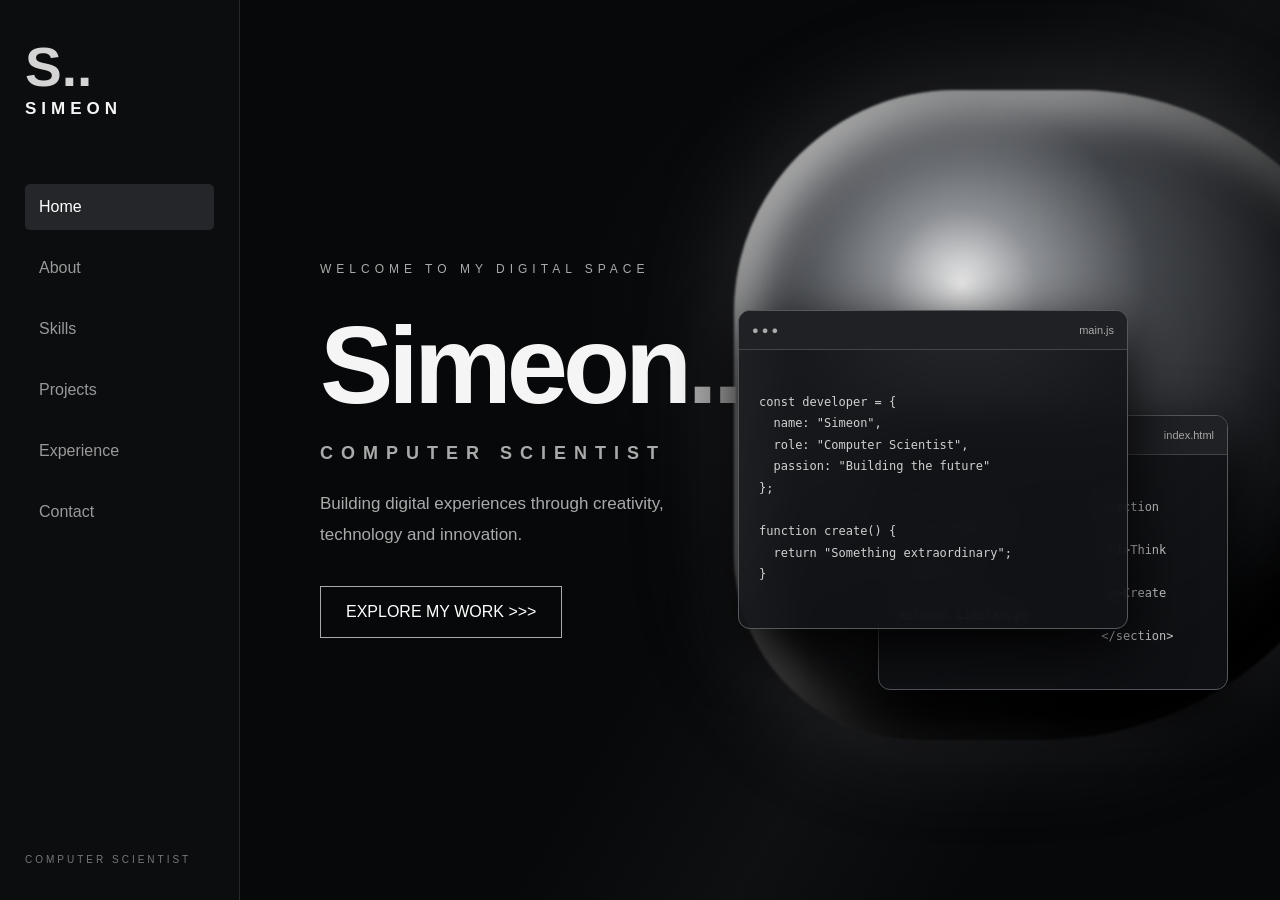
<file: Simeon's Portfolio/index.html>
<!DOCTYPE html>
<html lang="en">
<head>
    <meta charset="UTF-8">
    <meta name="viewport" content="width=device-width, initial-scale=1.0">
    <title>Simeon | Software Enginner</title>
    <link rel="stylesheet" href="style.css">
</head>
<body>
    <aside class="sidebar">
        <div class="logo">S..</div>
        <h2>SIMEON</h2>
        <nav>
            <a href="index.html" class="active">Home</a>
            <a href="about.html">About</a>
            <a href="skills.html">Skills</a>
            <a href="projects.html">Projects</a>
            <a href="experience.html">Experience</a>
            <a href="contact.html">Contact</a>
        </nav>
        <div class="sidebar-footer">
            COMPUTER SCIENTIST
        </div>
    </aside>
    <main class="main-content">
        <section class="hero">
            <p class="intro">WELCOME TO MY DIGITAL SPACE</p>
            <h1>
                Simeon<span>..</span>
            </h1>
            <h2>COMPUTER SCIENTIST</h2>
            <p class="description">
                Building digital experiences through creativity, <br> technology and innovation.
            </p>
            <a href="projects.html" class="explore">
                EXPLORE MY WORK >>>
            </a>
            <div class="code-visual">
                <div class="code-panel panel-one">
                    <div class="panel-heading">
                        <span>● ● ●</span>
                        <span>main.js</span>
                    </div>

                    <pre><code>
const developer = {
  name: "Simeon",
  role: "Computer Scientist",
  passion: "Building the future"
};

function create() {
  return "Something extraordinary";
}
                    </code></pre>
                    </div>
                     <div class="code-panel panel-two">
                        <div class="panel-heading">
                            <span>● ● ●</span>
                            <span>index.html</span>
                        </div>

                        <pre><code>
                            &lt;section class="future"&gt;
                            &lt;h1&gt;Think Beyond&lt;/h1&gt;
                            &lt;p&gt;Create Without Limits&lt;/p&gt;
                            &lt;/section&gt;
                        </code></pre>
                    </div>
                </div>
            </div>
        </section>
    </main>
</body>
</html>
</file>
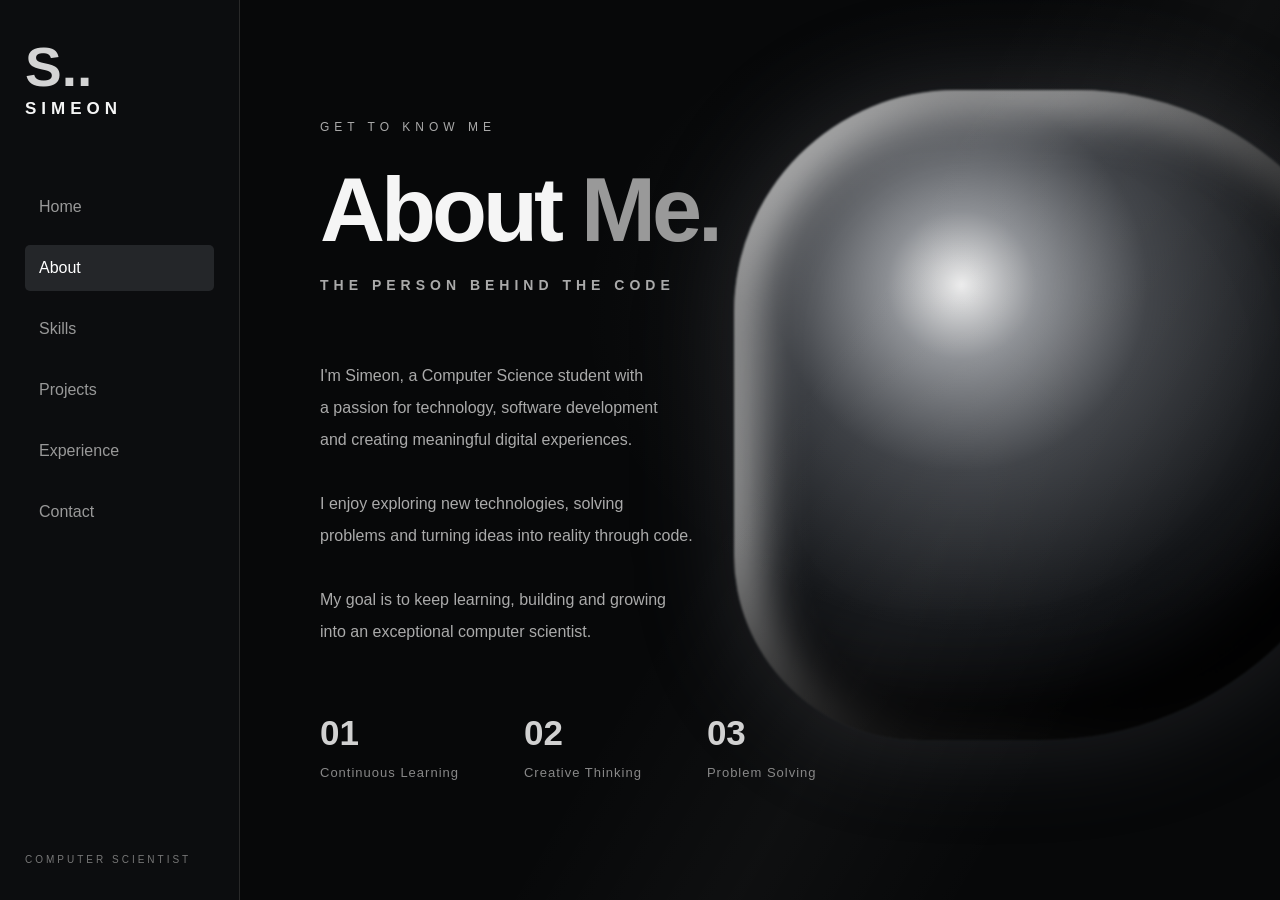
<file: Simeon's Portfolio/about.html>
<!DOCTYPE html>
<html lang="en">
<head>
    <meta charset="UTF-8">
    <meta name="viewport" content="width=device-width, initial-scale=1.0">
    <title>About | Simeon</title>
    <link rel="stylesheet" href="style.css">
</head>
<body>
    <aside class="sidebar">
        <div class="logo">S..</div>
        <h2>SIMEON</h2>
        <nav>
            <a href="index.html">Home</a>
            <a href="about.html" class="active">About</a>
            <a href="skills.html">Skills</a>
            <a href="projects.html">Projects</a>
            <a href="experience.html">Experience</a>
            <a href="contact.html">Contact</a>
        </nav>
        <div class="sidebar-footer">
            COMPUTER SCIENTIST
        </div>
    </aside>
    <main class="main-content">
        <section class="about-section">
            <p class="intro">GET TO KNOW ME</p>
            <h1>About <span>Me.</span></h1>
            <h2>THE PERSON BEHIND THE CODE</h2>
            <p class="about-description">
                I'm Simeon, a Computer Science student with
                a passion for technology, software development
                and creating meaningful digital experiences.

                I enjoy exploring new technologies, solving
                problems and turning ideas into reality through code.

                My goal is to keep learning, building and growing
                into an exceptional computer scientist.
            </p>
            <div class="about-details">
                <div>
                    <h3>01</h3>
                    <p>Continuous Learning</p>
                </div>
                <div>
                    <h3>02</h3>
                    <p>Creative Thinking</p>
                </div>
                <div>
                    <h3>03</h3>
                    <p>Problem Solving</p>
                </div>
            </div>
        </section>
    </main>
</body>
</html>
</file>
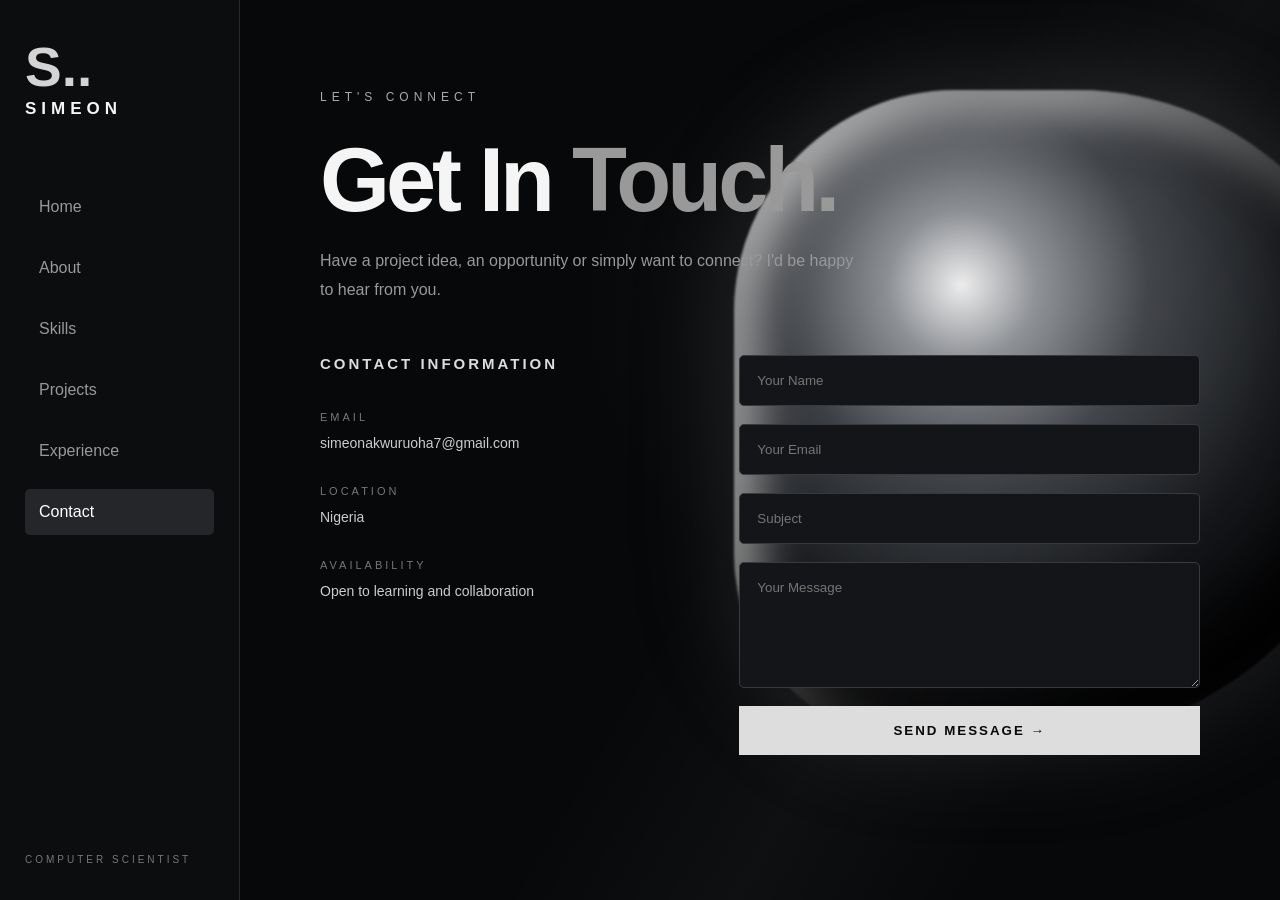
<file: Simeon's Portfolio/contact.html>
<!DOCTYPE html>
<html lang="en">
<head>
    <meta charset="UTF-8">
    <meta name="viewport" content="width=device-width, initial-scale=1.0">
    <title>Contact | Simeon</title>
    <link rel="stylesheet" href="style.css">
</head>
<body>
    <aside class="sidebar">
        <div class="logo">S..</div>
        <h2>SIMEON</h2>
        <nav>
            <a href="index.html">Home</a>
            <a href="about.html">About</a>
            <a href="skills.html">Skills</a>
            <a href="projects.html">Projects</a>
            <a href="experience.html">Experience</a>
            <a href="contact.html" class="active">Contact</a>
        </nav>
        <div class="sidebar-footer">COMPUTER SCIENTIST</div>
    </aside>
    <main class="main-content">
        <section class="contact-section">
            <p class="intro">LET'S CONNECT</p>
            <h1>Get In <span>Touch.</span></h1>
            <p class="contact-description">
                Have a project idea, an opportunity or simply
                want to connect? I'd be happy to hear from you.
            </p>
            <div class="contact-container">
                <div class="contact-info">
                    <h2>CONTACT INFORMATION</h2>
                    <div class="contact-item">
                        <span>EMAIL</span>
                        <p>simeonakwuruoha7@gmail.com</p>
                    </div>
                    <div class="contact-item">
                        <span>LOCATION</span>
                        <p>Nigeria</p>
                    </div>
                    <div class="contact-item">
                        <span>AVAILABILITY</span>
                        <p>Open to learning and collaboration</p>
                    </div>
                </div>
                <form class="contact-form">
                    <input
                        type="text"
                        placeholder="Your Name"
                        required
                    >
                    <input
                        type="email"
                        placeholder="Your Email"
                        required
                    >
                    <input
                        type="text"
                        placeholder="Subject"
                        required
                    >
                    <textarea
                        placeholder="Your Message"
                        rows="6"
                        required
                    ></textarea>
                    <button type="submit">
                        SEND MESSAGE →
                    </button>
                </form>
            </div>
        </section>
    </main>
</body>
</html>
</file>
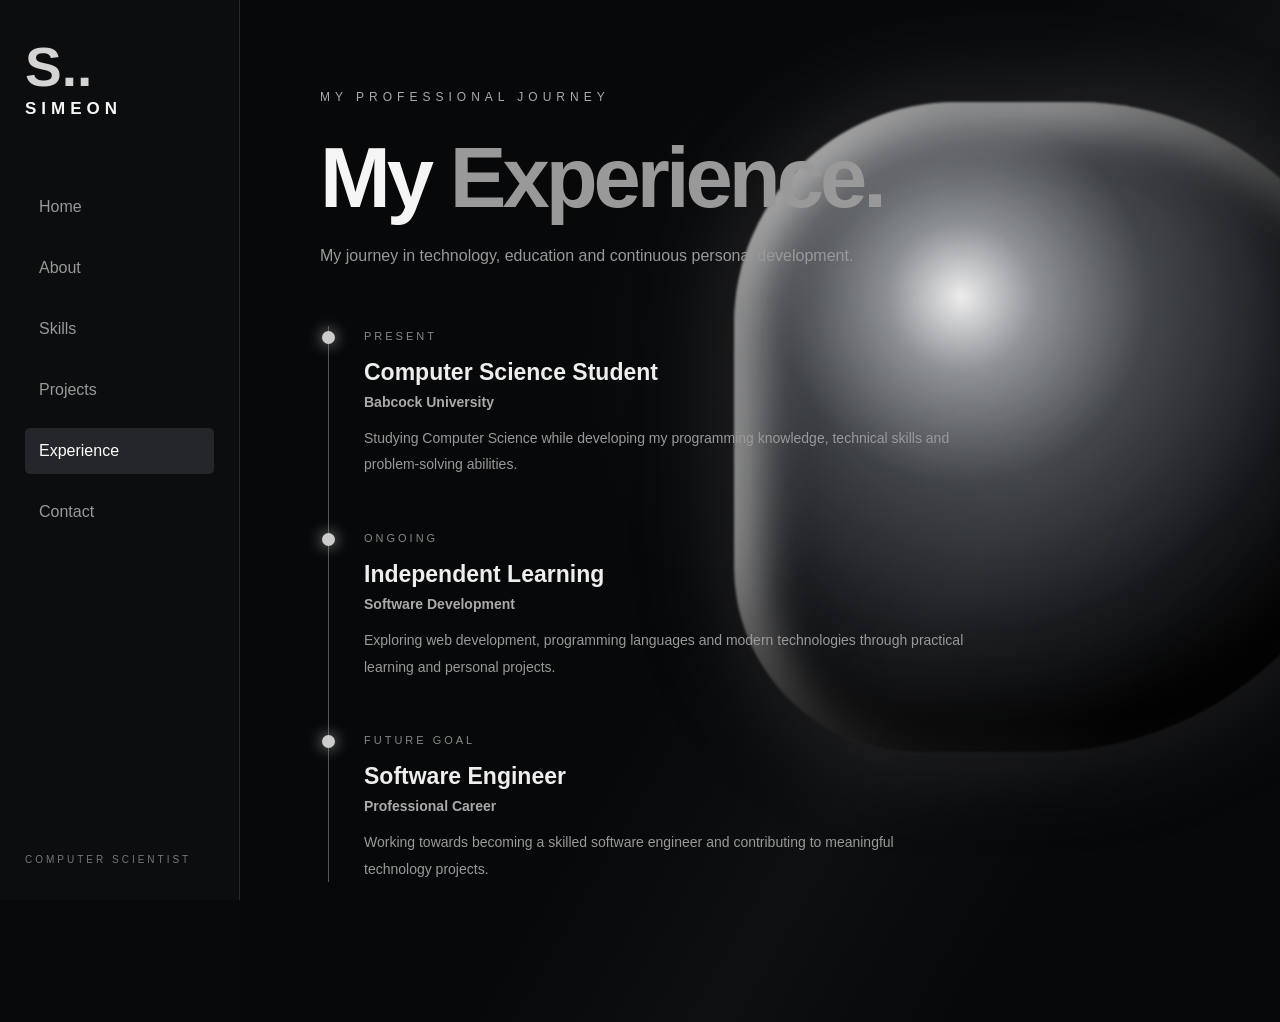
<file: Simeon's Portfolio/experience.html>
<!DOCTYPE html>
<html lang="en">
<head>
    <meta charset="UTF-8">
    <meta name="viewport" content="width=device-width, initial-scale=1.0">
    <title>Experience | Simeon</title>
    <link rel="stylesheet" href="style.css">
</head>
<body>
    <aside class="sidebar">
        <div class="logo">S..</div>
        <h2>SIMEON</h2>
        <nav>
            <a href="index.html">Home</a>
            <a href="about.html">About</a>
            <a href="skills.html">Skills</a>
            <a href="projects.html">Projects</a>
            <a href="experience.html" class="active">Experience</a>
            <a href="contact.html">Contact</a>
        </nav>
        <div class="sidebar-footer">
            COMPUTER SCIENTIST
        </div>
    </aside>
    <main class="main-content">
        <section class="experience-section">
            <p class="intro">MY PROFESSIONAL JOURNEY</p>
            <h1>My <span>Experience.</span></h1>
            <p class="experience-description">
                My journey in technology, education and
                continuous personal development.
            </p>
            <div class="timeline">
                <div class="timeline-item">
                    <div class="timeline-dot"></div>
                    <div class="timeline-content">
                        <span class="timeline-date">PRESENT</span>
                        <h2>Computer Science Student</h2>
                        <h3>Babcock University</h3>
                        <p>
                            Studying Computer Science while
                            developing my programming knowledge,
                            technical skills and problem-solving abilities.
                        </p>
                    </div>
                </div>
                <div class="timeline-item">
                    <div class="timeline-dot"></div>
                    <div class="timeline-content">
                        <span class="timeline-date">ONGOING</span>
                        <h2>Independent Learning</h2>
                        <h3>Software Development</h3>
                        <p>
                            Exploring web development, programming
                            languages and modern technologies through
                            practical learning and personal projects.
                        </p>
                    </div>
                </div>
                <div class="timeline-item">
                    <div class="timeline-dot"></div>
                    <div class="timeline-content">
                        <span class="timeline-date">FUTURE GOAL</span>
                        <h2>Software Engineer</h2>
                        <h3>Professional Career</h3>
                        <p>
                            Working towards becoming a skilled
                            software engineer and contributing to
                            meaningful technology projects.
                        </p>
                    </div>
                </div>
            </div>
        </section>
    </main>
</body>
</html>
</file>
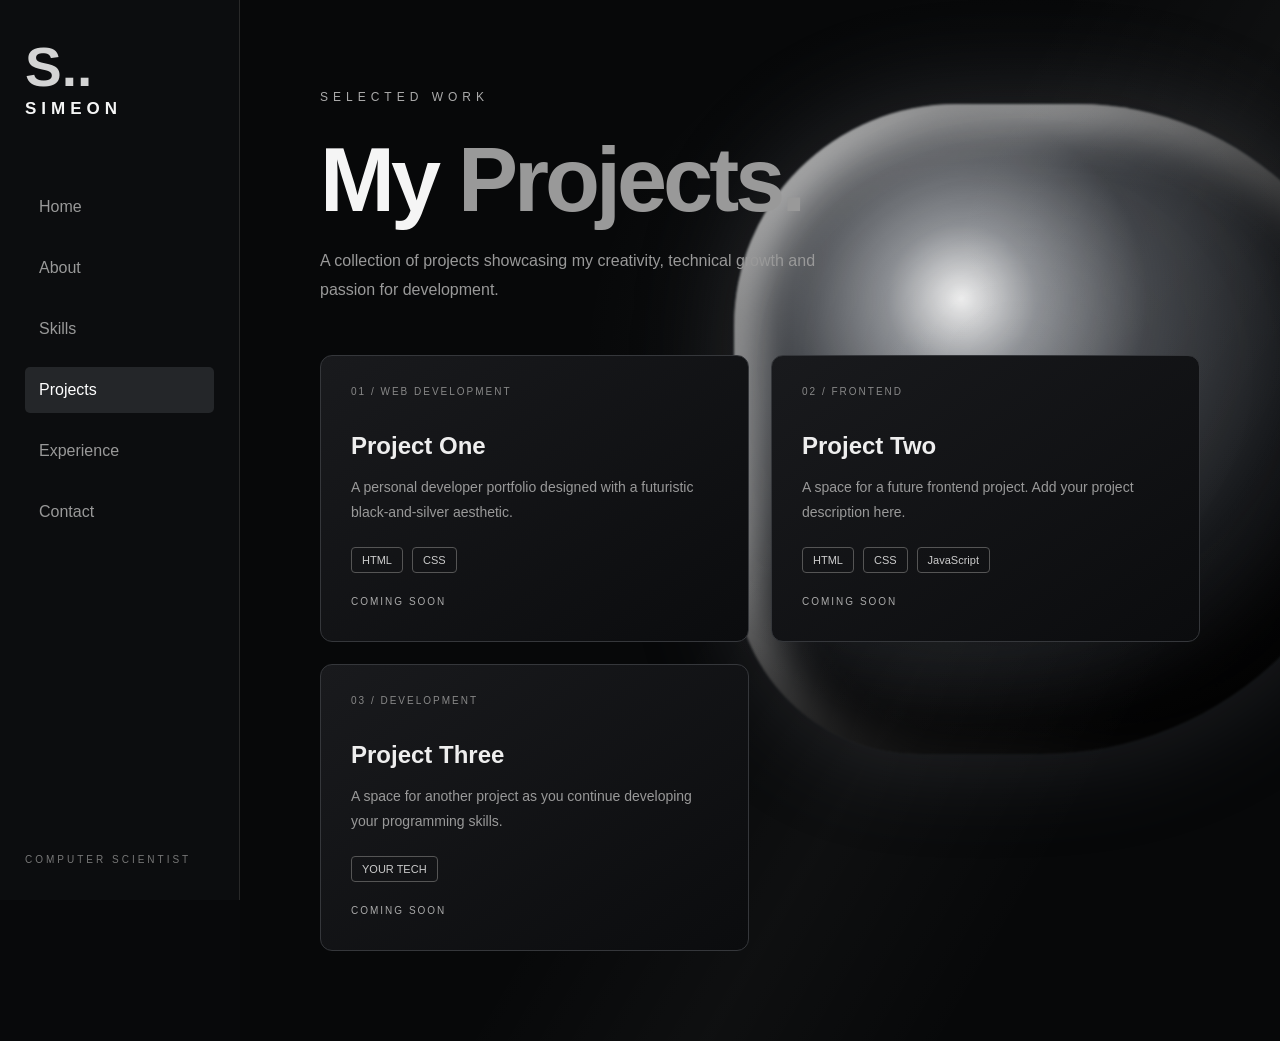
<file: Simeon's Portfolio/projects.html>
<!DOCTYPE html>
<html lang="en">
<head>
    <meta charset="UTF-8">
    <meta name="viewport" content="width=device-width, initial-scale=1.0">
    <title>Projects | Simeon</title>
    <link rel="stylesheet" href="style.css">
</head>
<body>
    <aside class="sidebar">
        <div class="logo">S..</div>
        <h2>SIMEON</h2>
        <nav>
            <a href="index.html">Home</a>
            <a href="about.html">About</a>
            <a href="skills.html">Skills</a>
            <a href="projects.html" class="active">Projects</a>
            <a href="experience.html">Experience</a>
            <a href="contact.html">Contact</a>
        </nav>
        <div class="sidebar-footer">COMPUTER SCIENTIST</div>
    </aside>
    <main class="main-content">
        <section class="projects-section">
            <p class="intro">SELECTED WORK</p>
            <h1>My <span>Projects.</span></h1>
            <p class="projects-description">
                A collection of projects showcasing my creativity,
                technical growth and passion for development.
            </p>
            <div class="projects-grid">
                <div class="project-card">
                    <div class="project-number">01 / WEB DEVELOPMENT</div>
                    <h2>Project One</h2>
                    <p>
                        A personal developer portfolio designed
                        with a futuristic black-and-silver aesthetic.
                    </p>
                    <div class="project-tech">
                        <span>HTML</span>
                        <span>CSS</span>
                    </div>
                    <p class="project-status">COMING SOON</p>
                </div>
                <div class="project-card">
                    <div class="project-number">02 / FRONTEND</div>
                    <h2>Project Two</h2>
                    <p>
                        A space for a future frontend project.
                        Add your project description here.
                    </p>
                    <div class="project-tech">
                        <span>HTML</span>
                        <span>CSS</span>
                        <span>JavaScript</span>
                    </div>
                    <p class="project-status">COMING SOON</p>
                </div>
                <div class="project-card">
                    <div class="project-number">03 / DEVELOPMENT</div>
                    <h2>Project Three</h2>
                    <p>
                        A space for another project as you
                        continue developing your programming skills.
                    </p>
                    <div class="project-tech">
                        <span>YOUR TECH</span>
                    </div>
                    <p class="project-status">COMING SOON</p>
                </div>
            </div>
        </section>
    </main>
</body>
</html>
</file>
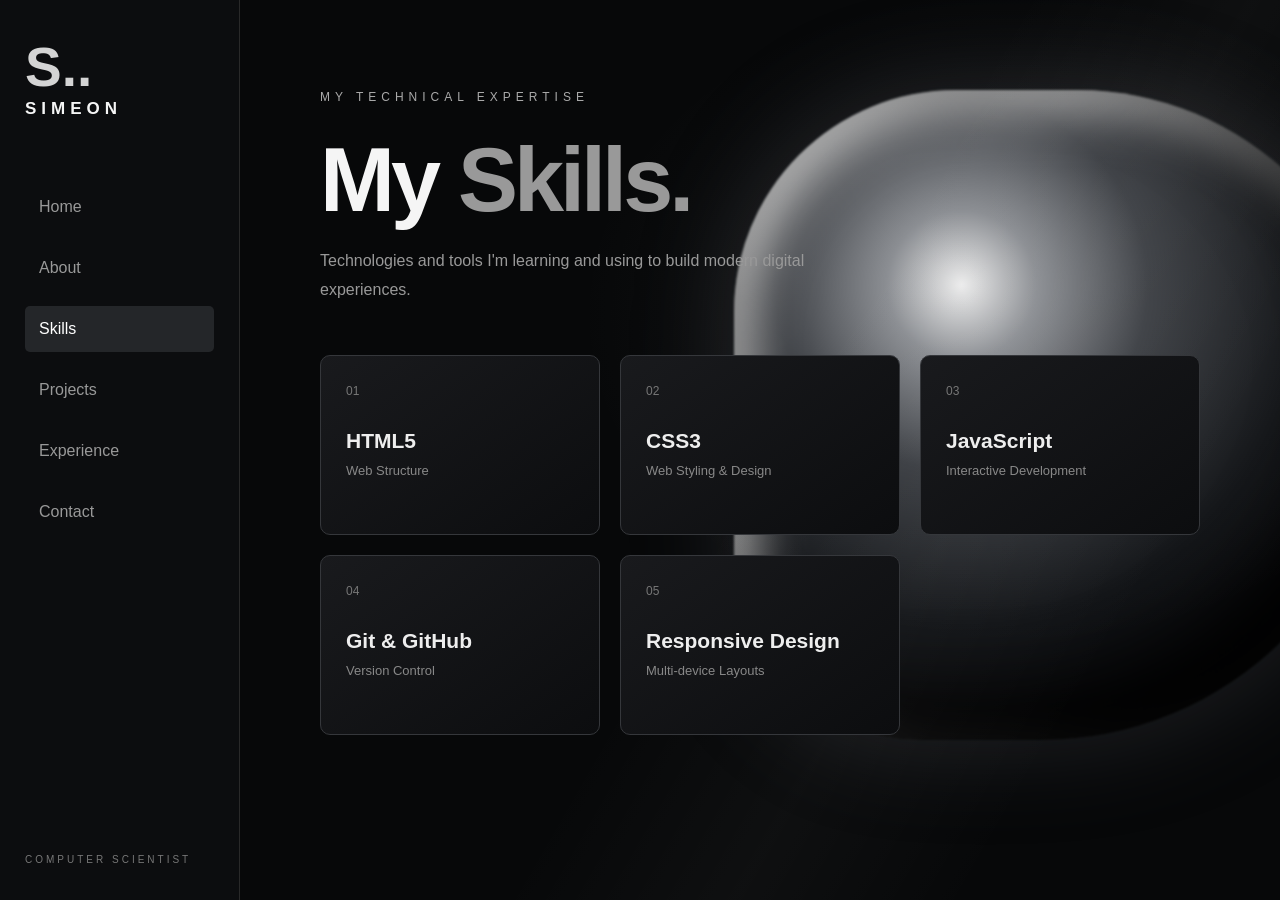
<file: Simeon's Portfolio/skills.html>
<!DOCTYPE html>
<html lang="en">
<head>
    <meta charset="UTF-8">
    <meta name="viewport" content="width=device-width, initial-scale=1.0">
    <title>Skills | Simeon</title>
    <link rel="stylesheet" href="style.css">
</head>
<body>
    <aside class="sidebar">
        <div class="logo">S..</div>
        <h2>SIMEON</h2>
        <nav>
            <a href="index.html">Home</a>
            <a href="about.html">About</a>
            <a href="skills.html" class="active">Skills</a>
            <a href="projects.html">Projects</a>
            <a href="experience.html">Experience</a>
            <a href="contact.html">Contact</a>
        </nav>
        <div class="sidebar-footer">COMPUTER SCIENTIST</div>
    </aside>
    <main class="main-content">
        <section class="skills-section">
            <p class="intro">MY TECHNICAL EXPERTISE</p>
            <h1>My <span>Skills.</span></h1>
            <p class="skills-description">
                Technologies and tools I'm learning and using
                to build modern digital experiences.
            </p>
            <div class="skills-grid">
                <div class="skill-card">
                    <span>01</span>
                    <h2>HTML5</h2>
                    <p>Web Structure</p>
                </div>
                <div class="skill-card">
                    <span>02</span>
                    <h2>CSS3</h2>
                    <p>Web Styling & Design</p>
                </div>
                <div class="skill-card">
                    <span>03</span>
                    <h2>JavaScript</h2>
                    <p>Interactive Development</p>
                </div>
                <div class="skill-card">
                    <span>04</span>
                    <h2>Git & GitHub</h2>
                    <p>Version Control</p>
                </div>
                <div class="skill-card">
                    <span>05</span>
                    <h2>Responsive Design</h2>
                    <p>Multi-device Layouts</p>
                </div>
            </div>
        </section>
    </main>
</body>
</html>
</file>
<file: Simeon's Portfolio/style.css>
*{
    margin: 0;
    padding: 0;
    box-sizing: border-box;
}
body{
    background: #08090b;
    color: #f5f5f5;
    font-family: Arial, Helvetica, sans-serif;
}
/* LEFT SIDEBAR */
.sidebar{
    position: fixed;
    top: 0;
    left: 0;
    width: 240px;
    height: 100vh;
    background: #0c0d0f;
    border-right: 1px solid #292929;
    padding: 35px 25px;
}
.logo {
    font-size: 55px;
    color: #d4d4d4;
    font-weight: bold;
}
.sidebar h2 {
    font-size: 17px;
    letter-spacing: 5px;
    margin-bottom: 65px;
}
/* VERTICAL NAVIGATION */
nav {
    display: flex;
    flex-direction: column;
    gap: 15px;
}
nav a {
    text-decoration: none;
    color: #999;
    padding: 14px;
    border-radius: 5px;
    transition: 0.3s;
}
nav a:hover,
nav a.active {
    background: #242629;
    color: #fff;
}
.sidebar-footer {
    position: absolute;
    bottom: 35px;
    font-size: 10px;
    letter-spacing: 3px;
    color: #777;
}
/* HOMEPAGE */
.main-content {
    margin-left: 240px;
    min-height: 100vh;
    background:
        radial-gradient(ellipse at 75% 45%,
        #35383d 0%, transparent 40%),
        radial-gradient(ellipse at 90% 90%,
        #20242b 0%, transparent 45%),
        #08090b;
}
.hero {
    min-height: 100vh;
    display: flex;
    flex-direction: column;
    justify-content: center;
    padding: 80px;
}
.intro {
    color: #aaa;
    letter-spacing: 5px;
    font-size: 12px;
    margin-bottom: 25px;
}
.hero h1 {
    font-size: clamp(65px, 10vw, 110px);
    letter-spacing: -5px;
}
.hero h1 span {
    color: #aaa;
}
.hero h2 {
    color: #aaa;
    letter-spacing: 8px;
    font-size: 18px;
    margin: 15px 0 25px;
}
.description {
    color: #aaa;
    font-size: 17px;
    line-height: 1.8;
    max-width: 480px;
}
.explore {
    display: inline-block;
    margin-top: 35px;
    padding: 16px 25px;
    border: 1px solid #aaa;
    color: white;
    text-decoration: none;
    width: fit-content;
    transition: 0.3s;
}
/* CINEMATIC METALLIC BACKGROUND */
.main-content {
    position: relative;
    isolation: isolate;
    overflow: hidden;
    background: #070809;
}
/* Floating metallic sculpture effect */
.main-content::before {
    content: "";
    position: absolute;
    z-index: -1;
    width: 650px;
    height: 650px;
    top: 10%;
    right: -10%;
    border-radius: 42% 58% 65% 35%;
    background:
        radial-gradient(
            circle at 35% 30%,
            #f0f0f0 0%,
            #888b90 12%,
            #36393e 30%,
            #111316 55%,
            #050506 75%
        );
    box-shadow:
        inset -35px -35px 80px #000,
        inset 20px 20px 50px #c5c5c5,
        0 0 100px #55585f55;
    filter: blur(1px);
    animation: metalFloat 12s ease-in-out infinite alternate;
}
/* Cinematic silver lighting */
.main-content::after {
    content: "";
    position: absolute;
    z-index: -1;
    inset: 0;
    background:
        radial-gradient(
            ellipse at 75% 35%,
            #c5c5c515,
            transparent 40%
        ),
        linear-gradient(
            120deg,
            transparent 50%,
            #ffffff08 65%,
            transparent 80%
        );
    animation: silverLight 9s ease-in-out infinite alternate;
    pointer-events: none;
}
/* Animation */
@keyframes metalFloat {
    from {
        transform: translateY(-20px) rotate(-360deg);
    }
    to {
        transform: translateY(30px) rotate(360deg);
    }
}
@keyframes silverLight {
    from {
        opacity: 0.35;
        transform: translateX(-15px);
    }
    to {
        opacity: 1;
        transform: translateX(15px);
    }
}
/* Keep homepage content above background */
.hero {
    position: relative;
    z-index: 1;
}
/* FLOATING CODE PANELS */
.code-visual {
    position: absolute;
    width: 650px;
    height: 280px;
    top: 50%;
    right: 5%;
    transform: translateY(-50%);
}
.code-panel {
    position: absolute;
    background: rgba(18, 19, 22, 0.88);
    border: 1px solid #55585d;
    border-radius: 12px;
    box-shadow: 0 20px 60px #000;
    backdrop-filter: blur(15px);
    overflow: hidden;
    animation: panelFloat 6s ease-in-out infinite alternate;
}
.panel-one {
    width: 390px;
    top: 0;
    z-index: 2;
    right: 100px;
}
.panel-two {
    width: 350px;
    top: 105px;
    right: 0;
    z-index: 1;
    animation-delay: -3s;
}
.panel-heading {
    display: flex;
    justify-content: space-between;
    padding: 13px;
    color: #aaa;
    background: #202125;
    font-size: 11px;
    border-bottom: 1px solid #444;
}
.code-panel pre {
    padding: 20px;
    color: #d1d1d1;
    font-size: 12px;
    line-height: 1.8;
    white-space: pre-wrap;
}
@keyframes panelFloat {
    from {
        transform: translateY(-8px);
    }

    to {
        transform: translateY(12px);
    }
}
/* ABOUT PAGE */
.about-section {
    min-height: 100vh;
    padding: 100px 80px;
    display: flex;
    flex-direction: column;
    justify-content: center;
}
.about-section h1 {
    font-size: clamp(55px, 8vw, 90px);
    letter-spacing: -4px;
    margin-bottom: 15px;
}
.about-section h1 span {
    color: #999;
}
.about-section h2 {
    color: #aaa;
    font-size: 14px;
    letter-spacing: 5px;
    margin-bottom: 35px;
}
.about-description {
    color: #aaa;
    font-size: 16px;
    line-height: 2;
    max-width: 650px;
    white-space: pre-line;
}
.about-details {
    display: flex;
    gap: 65px;
    margin-top: 65px;
    flex-wrap: wrap;
}
.about-details h3 {
    color: #d1d1d1;
    font-size: 35px;
    margin-bottom: 12px;
}
.about-details p {
    color: #888;
    font-size: 13px;
    letter-spacing: 1px;
}
/* SKILLS PAGE */
.skills-section {
    min-height: 100vh;
    padding: 90px 80px;
}
.skills-section h1 {
    font-size: clamp(55px, 8vw, 90px);
    letter-spacing: -4px;
    margin-bottom: 15px;
}
.skills-section h1 span {
    color: #999;
}
.skills-description {
    color: #999;
    font-size: 16px;
    line-height: 1.8;
    margin-bottom: 50px;
    max-width: 500px;
}
.skills-grid {
    display: grid;
    grid-template-columns: repeat(3, minmax(0, 1fr));
    gap: 20px;
    max-width: 1000px;
}
.skill-card {
    min-height: 180px;
    padding: 25px;
    background: linear-gradient(145deg, #191a1d, #0c0d0f);
    border: 1px solid #35373b;
    border-radius: 10px;
    transition: 0.4s ease;
}
.skill-card:hover {
    transform: translateY(-8px);
    border-color: #aaa;
    box-shadow: 0 15px 35px #000;
}
.skill-card span {
    color: #777;
    font-size: 12px;
}
.skill-card h2 {
    color: #eee;
    font-size: 21px;
    margin: 30px 0 10px;
}
.skill-card p {
    color: #888;
    font-size: 13px;
}
@media (max-width: 900px) {
    .skills-grid {
        grid-template-columns: repeat(2, minmax(0, 1fr));
    }
}
@media (max-width: 600px) {
    .skills-section {
        padding: 55px 25px;
    }

    .skills-grid {
        grid-template-columns: 1fr;
    }
}
/* PROJECTS PAGE */
.projects-section {
    min-height: 100vh;
    padding: 90px 80px;
}
.projects-section h1 {
    font-size: clamp(55px, 8vw, 90px);
    letter-spacing: -4px;
    margin-bottom: 15px;
}
.projects-section h1 span {
    color: #999;
}
.projects-description {
    color: #999;
    font-size: 16px;
    line-height: 1.8;
    max-width: 550px;
    margin-bottom: 50px;
}
.projects-grid {
    display: grid;
    grid-template-columns: repeat(2, minmax(0, 1fr));
    gap: 22px;
    max-width: 1050px;
}
.project-card {
    min-height: 260px;
    padding: 30px;
    background: linear-gradient(145deg, #191a1d, #0b0c0e);
    border: 1px solid #35373b;
    border-radius: 12px;
    transition: 0.4s ease;
}
.project-card:hover {
    transform: translateY(-8px);
    border-color: #aaa;
    box-shadow: 0 15px 40px #000;
}
.project-number {
    color: #888;
    font-size: 10px;
    letter-spacing: 2px;
}
.project-card h2 {
    color: #eee;
    font-size: 24px;
    margin: 35px 0 15px;
}
.project-card p {
    color: #999;
    font-size: 14px;
    line-height: 1.8;
}
.project-tech {
    display: flex;
    flex-wrap: wrap;
    gap: 9px;
    margin-top: 22px;
}
.project-tech span {
    color: #ccc;
    border: 1px solid #555;
    padding: 6px 10px;
    border-radius: 4px;
    font-size: 11px;
}
.project-card .project-status {
    margin-top: 20px;
    font-size: 10px;
    letter-spacing: 2px;
    color: #aaa;
}
@media (max-width: 900px) {
    .projects-grid {
        grid-template-columns: 1fr;
    }
}
@media (max-width: 600px) {
    .projects-section {
        padding: 55px 25px;
    }
}
/* EXPERIENCE PAGE */
.experience-section {
    min-height: 100vh;
    padding: 90px 80px;
}
.experience-section h1 {
    font-size: clamp(50px, 7vw, 85px);
    letter-spacing: -4px;
    margin-bottom: 15px;
}
.experience-section h1 span {
    color: #999;
}
.experience-description {
    color: #999;
    font-size: 16px;
    line-height: 1.8;
    max-width: 550px;
    margin-bottom: 55px;
}
.timeline {
    max-width: 750px;
    border-left: 1px solid #555;
    margin-left: 8px;
    padding-left: 35px;
}
.timeline-item {
    position: relative;
    margin-bottom: 50px;
}
.timeline-dot {
    position: absolute;
    left: -42px;
    top: 5px;
    width: 13px;
    height: 13px;
    border-radius: 50%;
    background: #ccc;
    box-shadow: 0 0 15px #aaa;
}
.timeline-date {
    color: #888;
    font-size: 11px;
    letter-spacing: 3px;
}
.timeline-content h2 {
    color: #eee;
    font-size: 23px;
    margin: 15px 0 8px;
}
.timeline-content h3 {
    color: #aaa;
    font-size: 14px;
    margin-bottom: 15px;
}
.timeline-content p {
    color: #999;
    font-size: 14px;
    line-height: 1.9;
    max-width: 600px;
}
@media (max-width: 600px) {
    .experience-section {
        padding: 55px 25px;
    }
}
/* CONTACT PAGE */
.contact-section {
    min-height: 100vh;
    padding: 90px 80px;
}
.contact-section h1 {
    font-size: clamp(55px, 8vw, 90px);
    letter-spacing: -4px;
    margin-bottom: 15px;
}
.contact-section h1 span {
    color: #999;
}
.contact-description {
    color: #999;
    font-size: 16px;
    line-height: 1.8;
    max-width: 550px;
    margin-bottom: 50px;
}
.contact-container {
    display: grid;
    grid-template-columns: 1fr 1.3fr;
    gap: 65px;
    max-width: 1050px;
}
.contact-info h2 {
    color: #ddd;
    font-size: 15px;
    letter-spacing: 3px;
    margin-bottom: 35px;
}
.contact-item {
    margin-bottom: 30px;
}
.contact-item span {
    color: #777;
    font-size: 11px;
    letter-spacing: 3px;
}
.contact-item p {
    color: #ccc;
    font-size: 14px;
    margin-top: 10px;
}
.contact-form {
    display: flex;
    flex-direction: column;
    gap: 18px;
}
.contact-form input,
.contact-form textarea {
    width: 100%;
    padding: 17px;
    background: #141518;
    border: 1px solid #383a3e;
    border-radius: 5px;
    color: white;
    font-family: Arial, sans-serif;
    outline: none;
}
.contact-form input:focus,
.contact-form textarea:focus {
    border-color: #aaa;
}
.contact-form textarea {
    resize: vertical;
}
.contact-form button {
    padding: 17px;
    background: #ddd;
    color: #08090b;
    border: none;
    font-weight: bold;
    letter-spacing: 2px;
    cursor: pointer;
    transition: 0.3s;
}
.contact-form button:hover {
    background: white;
    transform: translateY(-3px);
}
@media (max-width: 800px) {
    .contact-container {
        grid-template-columns: 1fr;
        gap: 40px;
    }
}
@media (max-width: 600px) {
    .contact-section {
        padding: 55px 25px;
    }
}
</file>
